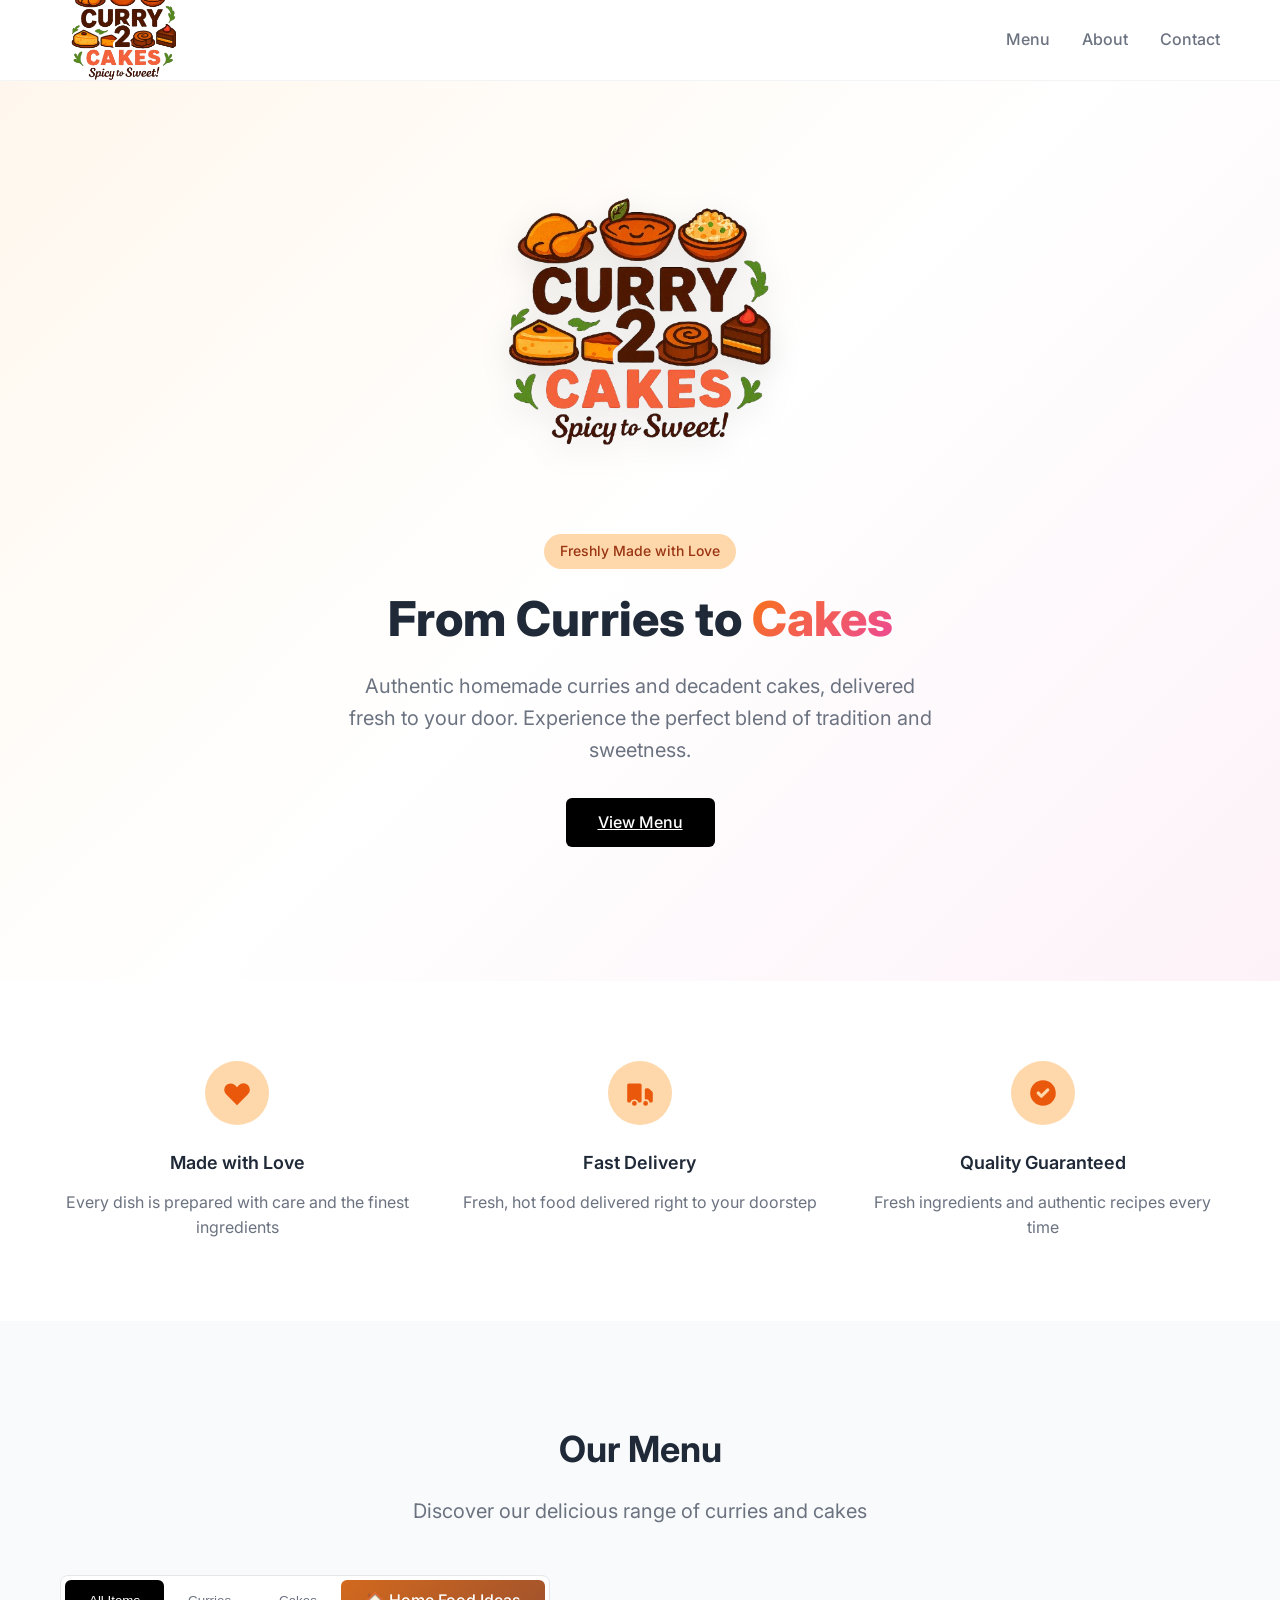
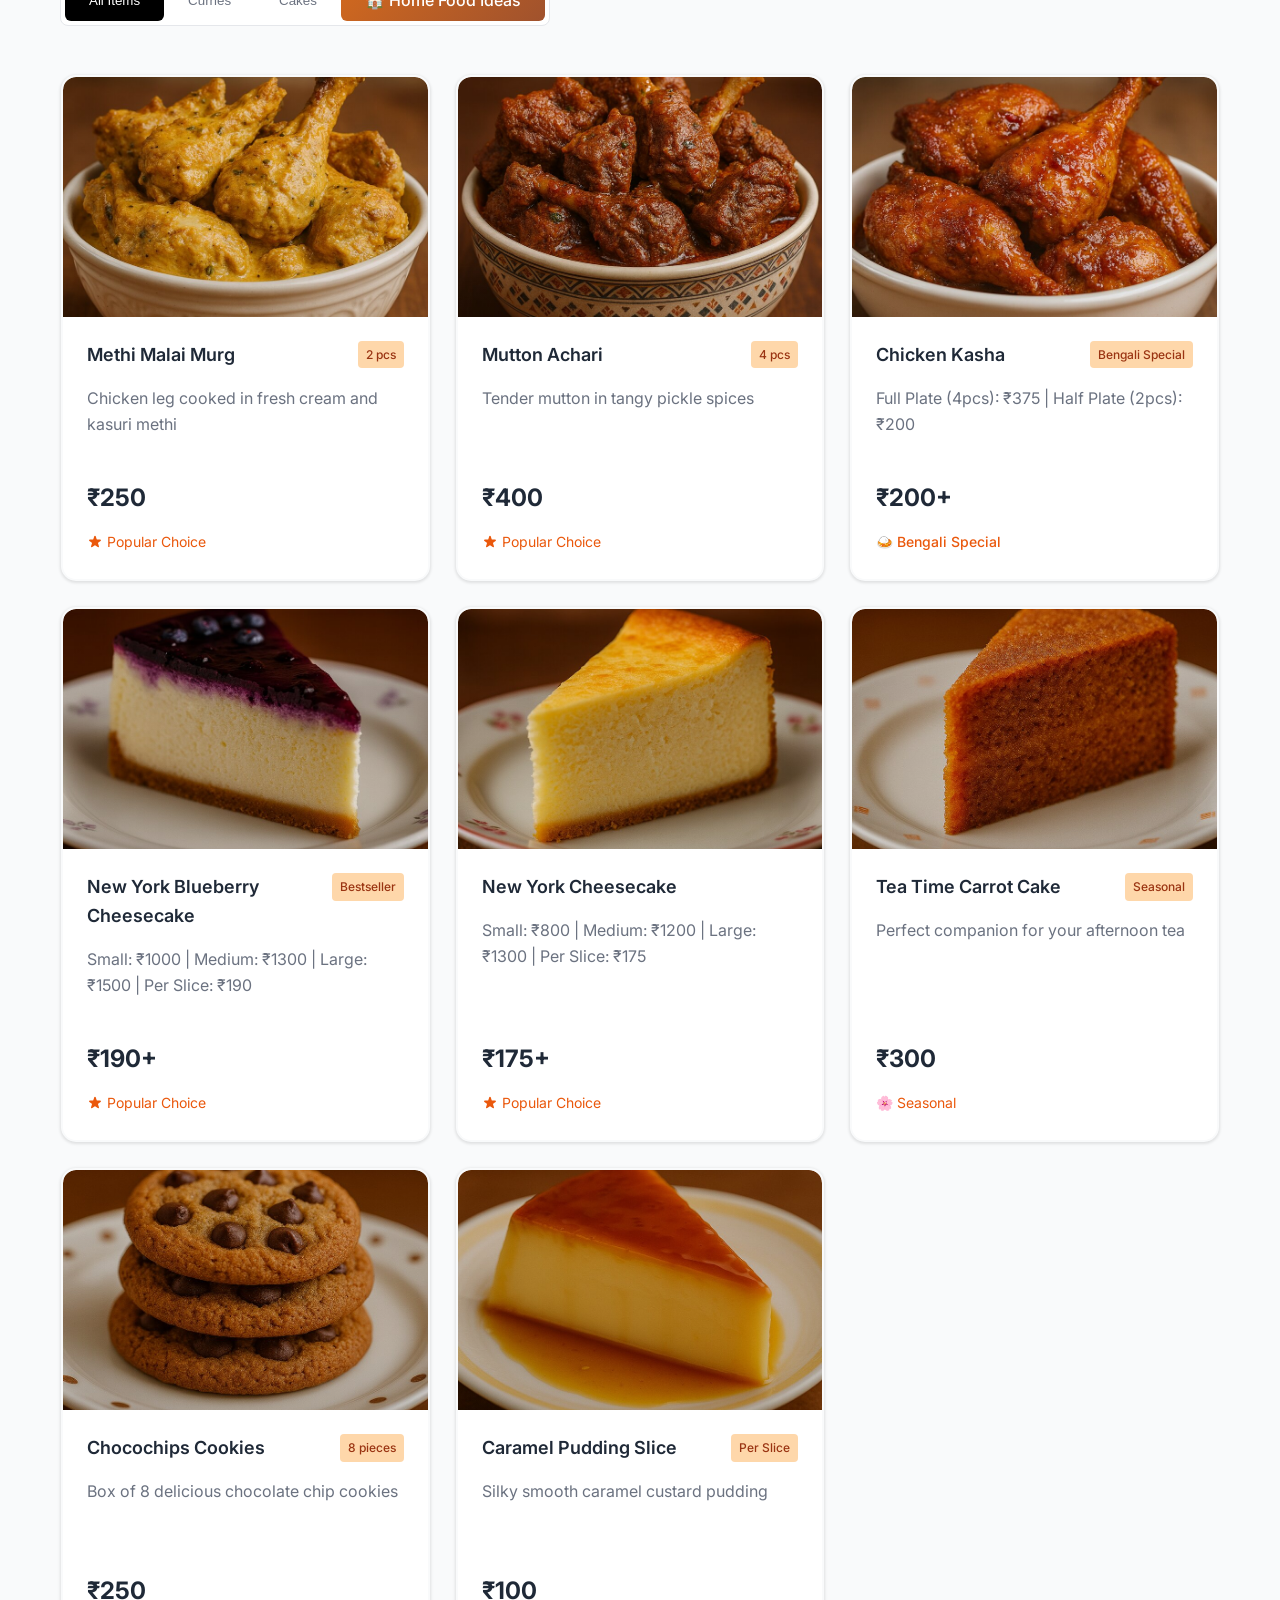
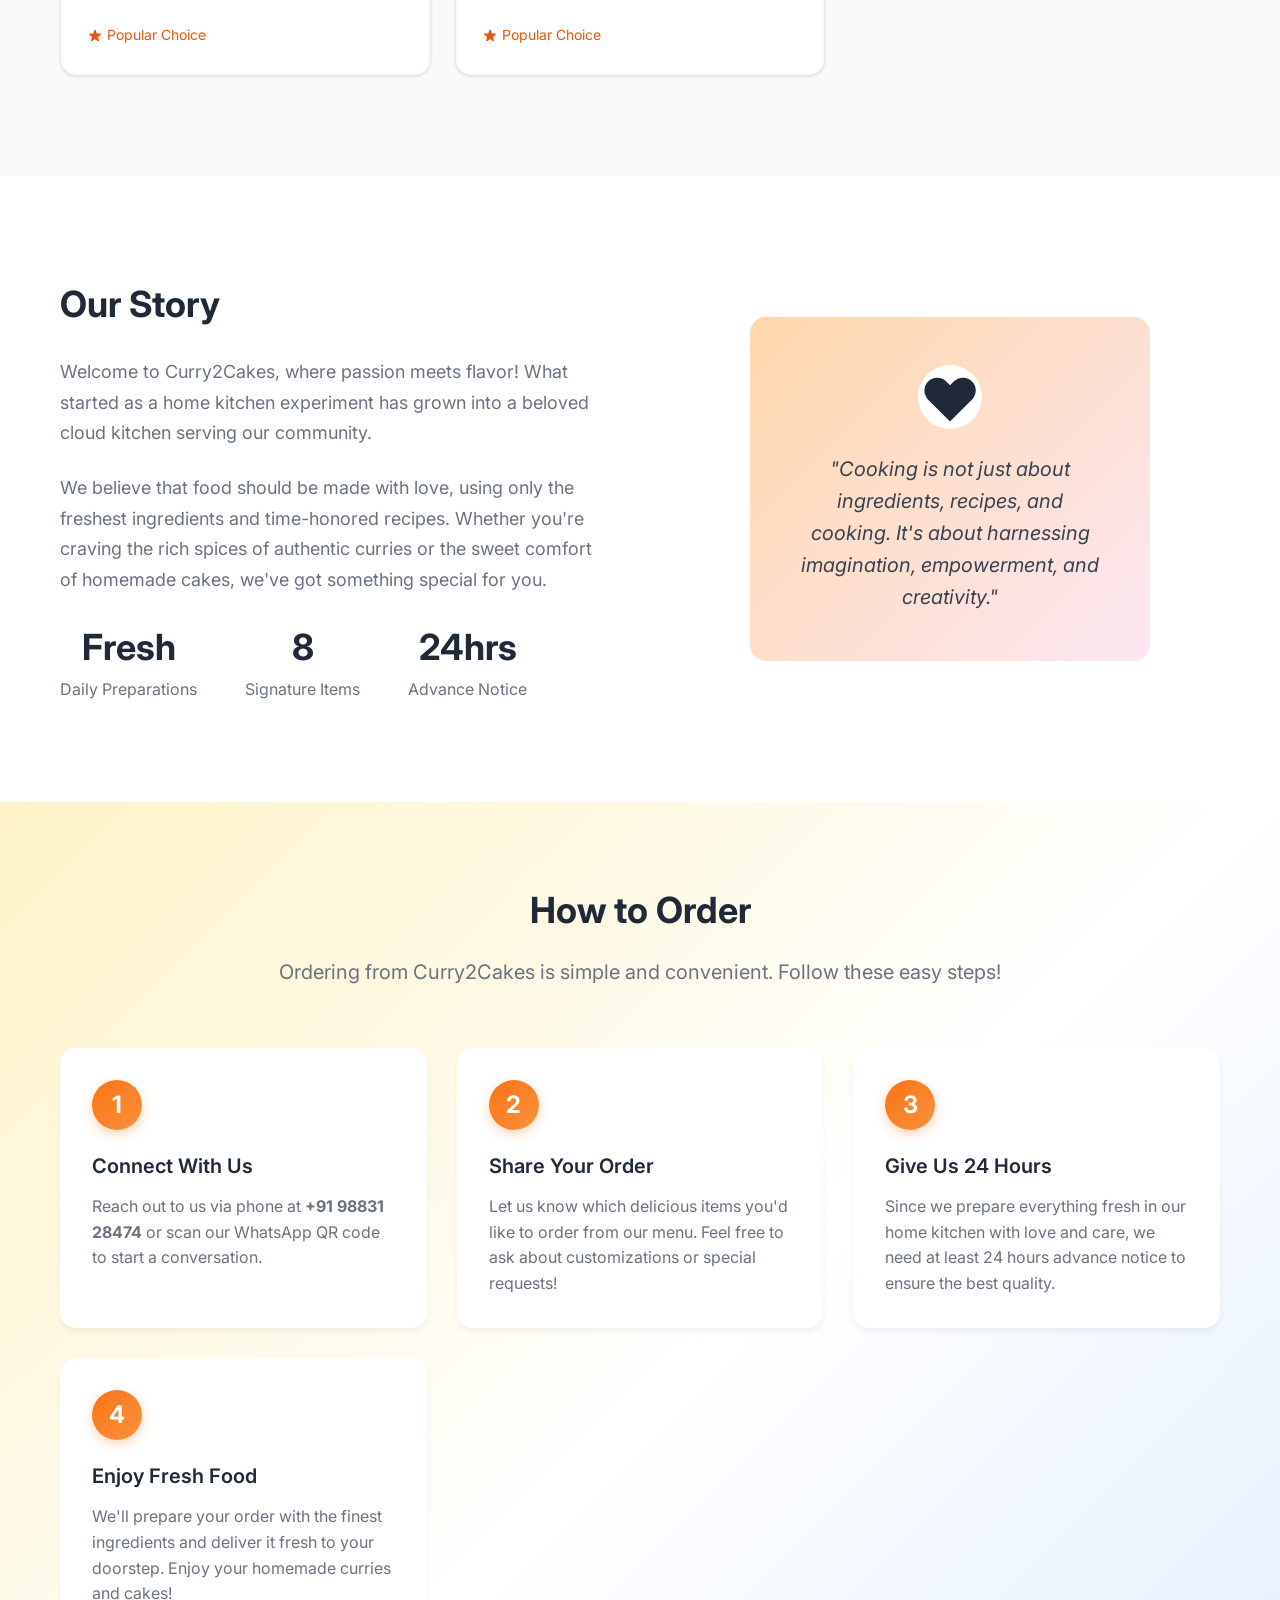
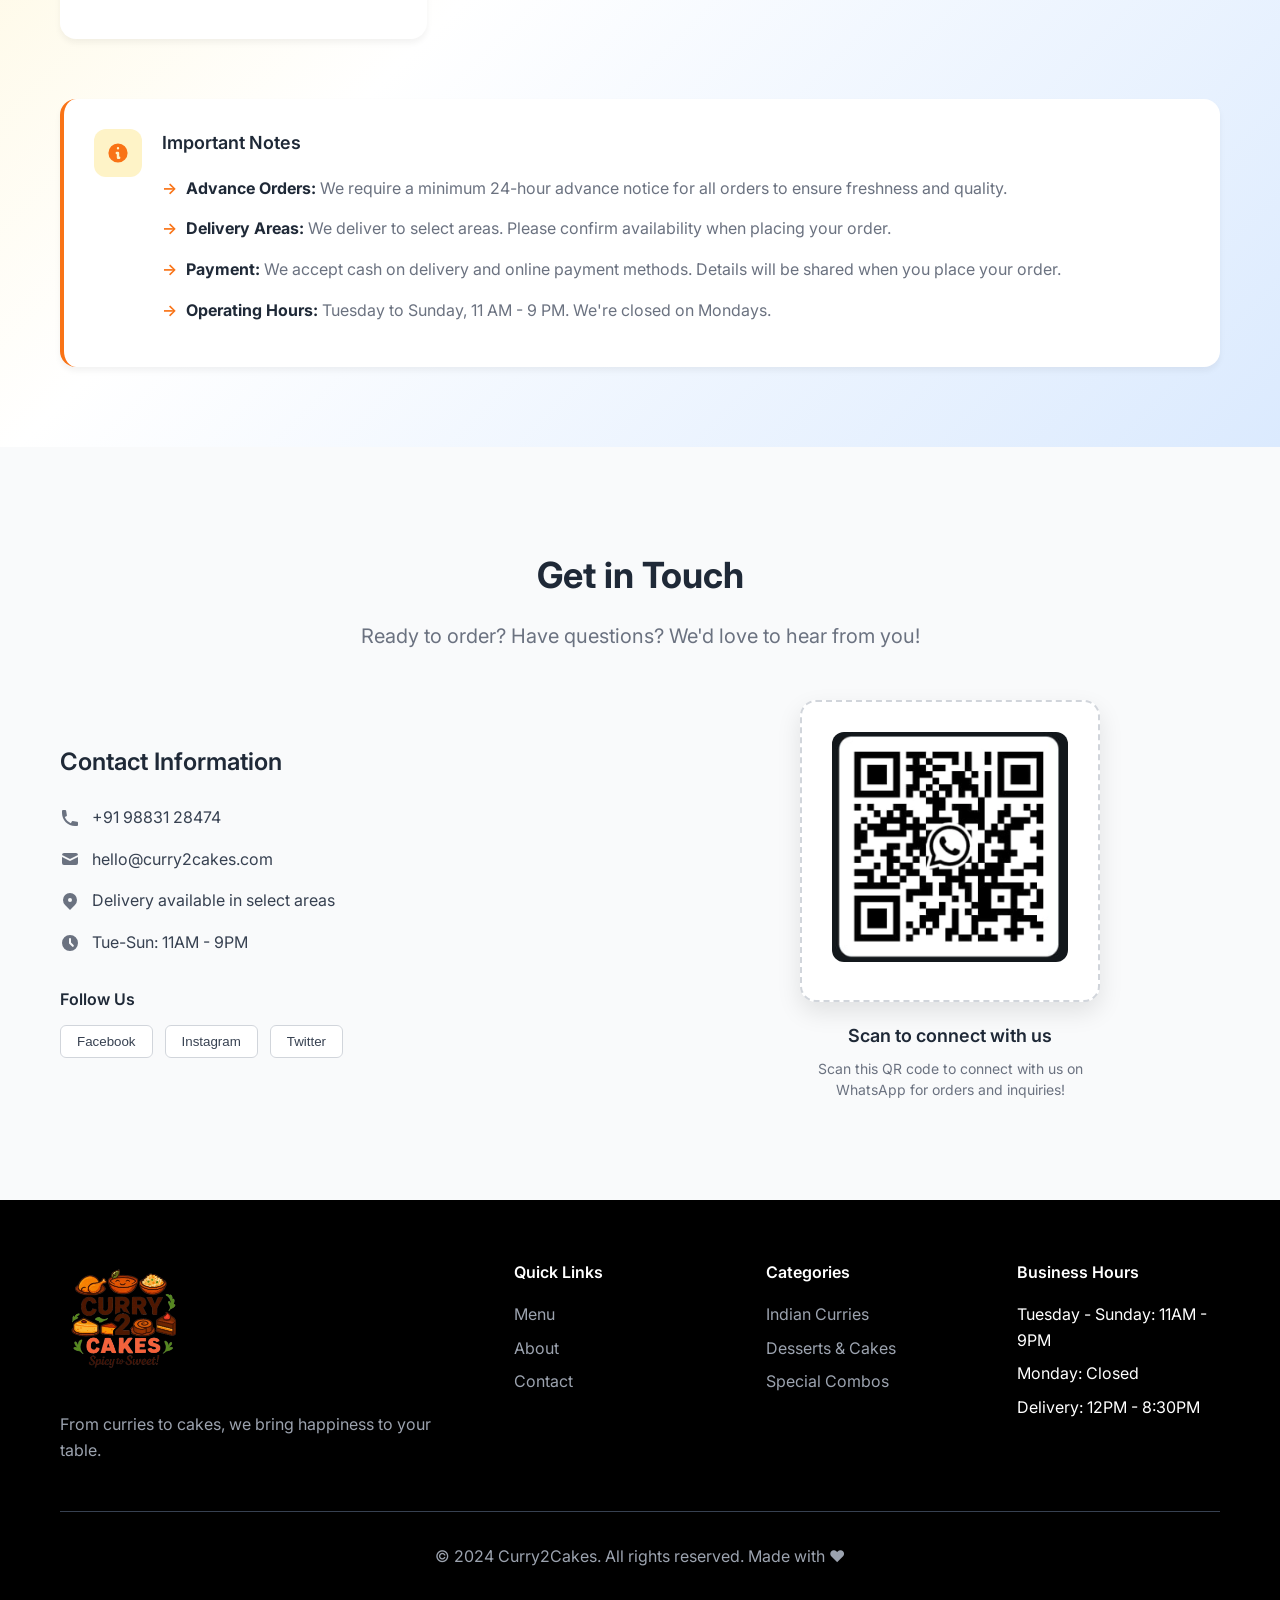
<file: index.html>
<!DOCTYPE html>
<html lang="en">
<head>
    <!-- Google tag (gtag.js) -->
    <script async src="https://www.googletagmanager.com/gtag/js?id=G-EH6N2HGMCW"></script>
    <script>
      window.dataLayer = window.dataLayer || [];
      function gtag(){dataLayer.push(arguments);}
      gtag('js', new Date());
      gtag('config', 'G-EH6N2HGMCW');
    </script>
    
    <meta charset="UTF-8">
    <meta name="viewport" content="width=device-width, initial-scale=1.0">
    <title>Curry2Cakes - From Curries to Cakes</title>
    <link rel="stylesheet" href="style.css">
    <link rel="preconnect" href="https://fonts.googleapis.com">
    <link rel="preconnect" href="https://fonts.gstatic.com" crossorigin>
    <link href="https://fonts.googleapis.com/css2?family=Inter:wght@300;400;500;600;700;800&display=swap" rel="stylesheet">
</head>
<body>
    <!-- Navigation -->
    <nav class="navbar">
        <div class="nav-container">
            <div class="nav-logo">
                <img src="logo.png" alt="Curry2Cakes Logo" class="logo-img">
            </div>
            <div class="nav-menu">
                <a href="#menu" class="nav-link">Menu</a>
                <a href="#about" class="nav-link">About</a>
                <a href="#contact" class="nav-link">Contact</a>
            </div>
            <div class="hamburger">
                <span></span>
                <span></span>
                <span></span>
            </div>
        </div>
    </nav>

    <!-- Hero Section -->
    <section class="hero">
        <div class="hero-background"></div>
        <div class="hero-container">
            <div class="hero-content">
                <div class="hero-logo">
                    <img src="logo.png" alt="Curry2Cakes Logo" class="hero-logo-img">
                </div>
                <div class="hero-badge">Freshly Made with Love</div>
                <h1 class="hero-title">
                    From Curries to <span class="gradient-text">Cakes</span>
                </h1>
                <p class="hero-description">
                    Authentic homemade curries and decadent cakes, delivered fresh to your door. 
                    Experience the perfect blend of tradition and sweetness.
                </p>
                <div class="hero-buttons">
                    <a href="#menu" class="btn btn-primary">View Menu</a>
                </div>
            </div>
        </div>
    </section>

    <!-- Features Section -->
    <section class="features">
        <div class="container">
            <div class="features-grid">
                <div class="feature-card">
                    <div class="feature-icon">
                        <svg class="icon" fill="currentColor" viewBox="0 0 20 20">
                            <path fill-rule="evenodd" d="M3.172 5.172a4 4 0 015.656 0L10 6.343l1.172-1.171a4 4 0 115.656 5.656L10 17.657l-6.828-6.829a4 4 0 010-5.656z" clip-rule="evenodd"/>
                        </svg>
                    </div>
                    <h3>Made with Love</h3>
                    <p>Every dish is prepared with care and the finest ingredients</p>
                </div>
                <div class="feature-card">
                    <div class="feature-icon">
                        <svg class="icon" fill="currentColor" viewBox="0 0 20 20">
                            <path d="M8 16.5a1.5 1.5 0 11-3 0 1.5 1.5 0 013 0zM15 16.5a1.5 1.5 0 11-3 0 1.5 1.5 0 013 0z"/>
                            <path d="M3 4a1 1 0 00-1 1v10a1 1 0 001 1h1.05a2.5 2.5 0 014.9 0H10a1 1 0 001-1V5a1 1 0 00-1-1H3zM14 7a1 1 0 00-1 1v6.05A2.5 2.5 0 0115.95 16H17a1 1 0 001-1v-5a1 1 0 00-.293-.707l-2-2A1 1 0 0015 7h-1z"/>
                        </svg>
                    </div>
                    <h3>Fast Delivery</h3>
                    <p>Fresh, hot food delivered right to your doorstep</p>
                </div>
                <div class="feature-card">
                    <div class="feature-icon">
                        <svg class="icon" fill="currentColor" viewBox="0 0 20 20">
                            <path fill-rule="evenodd" d="M10 18a8 8 0 100-16 8 8 0 000 16zm3.707-9.293a1 1 0 00-1.414-1.414L9 10.586 7.707 9.293a1 1 0 00-1.414 1.414l2 2a1 1 0 001.414 0l4-4z" clip-rule="evenodd"/>
                        </svg>
                    </div>
                    <h3>Quality Guaranteed</h3>
                    <p>Fresh ingredients and authentic recipes every time</p>
                </div>
            </div>
        </div>
    </section>

    <!-- Menu Section -->
    <section id="menu" class="menu">
        <div class="container">
            <div class="section-header">
                <h2>Our Menu</h2>
                <p>Discover our delicious range of curries and cakes</p>
            </div>
            
            <div class="category-filter">
                <button class="category-btn active" data-category="all">All Items</button>
                <button class="category-btn" data-category="curries">Curries</button>
                <button class="category-btn" data-category="cakes">Cakes</button>
                <a href="home-food-ideas.html" class="category-btn" style="background: linear-gradient(135deg, #D2691E 0%, #A0522D 100%); color: white; text-decoration: none; display: inline-flex; align-items: center; gap: 8px;">🏠 Home Food Ideas</a>
            </div>

            <div class="menu-grid" id="menuGrid">
                <!-- Menu items will be dynamically inserted here -->
            </div>
        </div>
    </section>

    <!-- About Section -->
    <section id="about" class="about">
        <div class="container">
            <div class="about-grid">
                <div class="about-content">
                    <h2>Our Story</h2>
                    <p>
                        Welcome to Curry2Cakes, where passion meets flavor! What started as a home kitchen 
                        experiment has grown into a beloved cloud kitchen serving our community.
                    </p>
                    <p>
                        We believe that food should be made with love, using only the freshest ingredients 
                        and time-honored recipes. Whether you're craving the rich spices of authentic curries 
                        or the sweet comfort of homemade cakes, we've got something special for you.
                    </p>
                    <div class="stats">
                        <div class="stat">
                            <div class="stat-number">Fresh</div>
                            <div class="stat-label">Daily Preparations</div>
                        </div>
                        <div class="stat">
                            <div class="stat-number" id="menuItemCount">6</div>
                            <div class="stat-label">Signature Items</div>
                        </div>
                        <div class="stat">
                            <div class="stat-number">24hrs</div>
                            <div class="stat-label">Advance Notice</div>
                        </div>
                    </div>
                </div>
                <div class="about-visual">
                    <div class="quote-card">
                        <div class="quote-icon">
                            <svg fill="currentColor" viewBox="0 0 20 20">
                                <path fill-rule="evenodd" d="M3.172 5.172a4 4 0 015.656 0L10 6.343l1.172-1.171a4 4 0 115.656 5.656L10 17.657l-6.828-6.829a4 4 0 010-5.656z" clip-rule="evenodd"/>
                            </svg>
                        </div>
                        <p class="quote">
                            "Cooking is not just about ingredients, recipes, and cooking. 
                            It's about harnessing imagination, empowerment, and creativity."
                        </p>
                    </div>
                </div>
            </div>
        </div>
    </section>

    <!-- How to Order Section -->
    <section id="how-to-order" class="how-to-order">
        <div class="container">
            <div class="section-header">
                <h2>How to Order</h2>
                <p>Ordering from Curry2Cakes is simple and convenient. Follow these easy steps!</p>
            </div>

            <div class="order-steps">
                <div class="step-card">
                    <div class="step-number">1</div>
                    <div class="step-content">
                        <h3>Connect With Us</h3>
                        <p>Reach out to us via phone at <strong>+91 98831 28474</strong> or scan our WhatsApp QR code to start a conversation.</p>
                    </div>
                </div>

                <div class="step-card">
                    <div class="step-number">2</div>
                    <div class="step-content">
                        <h3>Share Your Order</h3>
                        <p>Let us know which delicious items you'd like to order from our menu. Feel free to ask about customizations or special requests!</p>
                    </div>
                </div>

                <div class="step-card">
                    <div class="step-number">3</div>
                    <div class="step-content">
                        <h3>Give Us 24 Hours</h3>
                        <p>Since we prepare everything fresh in our home kitchen with love and care, we need at least 24 hours advance notice to ensure the best quality.</p>
                    </div>
                </div>

                <div class="step-card">
                    <div class="step-number">4</div>
                    <div class="step-content">
                        <h3>Enjoy Fresh Food</h3>
                        <p>We'll prepare your order with the finest ingredients and deliver it fresh to your doorstep. Enjoy your homemade curries and cakes!</p>
                    </div>
                </div>
            </div>

            <div class="order-note">
                <div class="note-icon">
                    <svg fill="currentColor" viewBox="0 0 20 20" width="24" height="24">
                        <path fill-rule="evenodd" d="M18 10a8 8 0 11-16 0 8 8 0 0116 0zm-7-4a1 1 0 11-2 0 1 1 0 012 0zM9 9a1 1 0 000 2v3a1 1 0 001 1h1a1 1 0 100-2v-3a1 1 0 00-1-1H9z" clip-rule="evenodd"/>
                    </svg>
                </div>
                <div class="note-content">
                    <h4>Important Notes</h4>
                    <ul>
                        <li><strong>Advance Orders:</strong> We require a minimum 24-hour advance notice for all orders to ensure freshness and quality.</li>
                        <li><strong>Delivery Areas:</strong> We deliver to select areas. Please confirm availability when placing your order.</li>
                        <li><strong>Payment:</strong> We accept cash on delivery and online payment methods. Details will be shared when you place your order.</li>
                        <li><strong>Operating Hours:</strong> Tuesday to Sunday, 11 AM - 9 PM. We're closed on Mondays.</li>
                    </ul>
                </div>
            </div>
        </div>
    </section>

    <!-- Contact Section -->
    <section id="contact" class="contact">
        <div class="container">
            <div class="section-header">
                <h2>Get in Touch</h2>
                <p>Ready to order? Have questions? We'd love to hear from you!</p>
            </div>

            <div class="contact-grid">
                <div class="contact-info">
                    <h3>Contact Information</h3>
                    <div class="info-list">
                        <div class="info-item">
                            <svg class="info-icon" fill="currentColor" viewBox="0 0 20 20">
                                <path d="M2 3a1 1 0 011-1h2.153a1 1 0 01.986.836l.74 4.435a1 1 0 01-.54 1.06l-1.548.773a11.037 11.037 0 006.105 6.105l.774-1.548a1 1 0 011.059-.54l4.435.74a1 1 0 01.836.986V17a1 1 0 01-1 1h-2C7.82 18 2 12.18 2 5V3z"/>
                            </svg>
                            <span>+91 98831 28474</span>
                        </div>
                        <div class="info-item">
                            <svg class="info-icon" fill="currentColor" viewBox="0 0 20 20">
                                <path d="M2.003 5.884L10 9.882l7.997-3.998A2 2 0 0016 4H4a2 2 0 00-1.997 1.884z"/>
                                <path d="M18 8.118l-8 4-8-4V14a2 2 0 002 2h12a2 2 0 002-2V8.118z"/>
                            </svg>
                            <span>hello@curry2cakes.com</span>
                        </div>
                        <div class="info-item">
                            <svg class="info-icon" fill="currentColor" viewBox="0 0 20 20">
                                <path fill-rule="evenodd" d="M5.05 4.05a7 7 0 119.9 9.9L10 18.9l-4.95-4.95a7 7 0 010-9.9zM10 11a2 2 0 100-4 2 2 0 000 4z" clip-rule="evenodd"/>
                            </svg>
                            <span>Delivery available in select areas</span>
                        </div>
                        <div class="info-item">
                            <svg class="info-icon" fill="currentColor" viewBox="0 0 20 20">
                                <path fill-rule="evenodd" d="M10 18a8 8 0 100-16 8 8 0 000 16zm1-12a1 1 0 10-2 0v4a1 1 0 00.293.707l2.828 2.829a1 1 0 101.415-1.415L11 9.586V6z" clip-rule="evenodd"/>
                            </svg>
                            <span>Tue-Sun: 11AM - 9PM</span>
                        </div>
                    </div>
                    <div class="social-links">
                        <h4>Follow Us</h4>
                        <div class="social-buttons">
                            <button class="social-btn">Facebook</button>
                            <button class="social-btn">Instagram</button>
                            <button class="social-btn">Twitter</button>
                        </div>
                    </div>
                </div>

                <div class="qr-section">
                    <div class="qr-container">
                        <div class="qr-placeholder">
                            <img src="qr-code.png" alt="Curry2Cakes WhatsApp QR Code" class="qr-code-img" style="width: 100%; max-width: 300px; height: auto; border-radius: 12px;">
                        </div>
                        <p class="qr-text">Scan to connect with us</p>
                        <p class="qr-description">Scan this QR code to connect with us on WhatsApp for orders and inquiries!</p>
                    </div>
                </div>
            </div>
        </div>
    </section>

    <!-- Footer -->
    <footer class="footer">
        <div class="container">
            <div class="footer-grid">
                <div class="footer-brand">
                    <div class="footer-logo">
                        <img src="logo.png" alt="Curry2Cakes Logo" class="footer-logo-img">
                    </div>
                    <p>From curries to cakes, we bring happiness to your table.</p>
                </div>
                <div class="footer-column">
                    <h4>Quick Links</h4>
                    <ul>
                        <li><a href="#menu">Menu</a></li>
                        <li><a href="#about">About</a></li>
                        <li><a href="#contact">Contact</a></li>
                    </ul>
                </div>
                <div class="footer-column">
                    <h4>Categories</h4>
                    <ul>
                        <li><a href="#">Indian Curries</a></li>
                        <li><a href="#">Desserts & Cakes</a></li>
                        <li><a href="#">Special Combos</a></li>
                    </ul>
                </div>
                <div class="footer-column">
                    <h4>Business Hours</h4>
                    <ul>
                        <li>Tuesday - Sunday: 11AM - 9PM</li>
                        <li>Monday: Closed</li>
                        <li>Delivery: 12PM - 8:30PM</li>
                    </ul>
                </div>
            </div>
            <div class="footer-bottom">
                <p>&copy; 2024 Curry2Cakes. All rights reserved. Made with ❤️</p>
            </div>
        </div>
    </footer>

    <script src="script.js"></script>
</body>
</html>
</file>
<file: style.css>
/* Reset and Base Styles */
* {
    margin: 0;
    padding: 0;
    box-sizing: border-box;
}

body {
    font-family: 'Inter', -apple-system, BlinkMacSystemFont, 'Segoe UI', Roboto, sans-serif;
    line-height: 1.6;
    color: #1f2937;
    background-color: #ffffff;
    overflow-x: hidden;
}

.container {
    max-width: 1200px;
    margin: 0 auto;
    padding: 0 20px;
}

/* Navigation */
.navbar {
    position: sticky;
    top: 0;
    z-index: 50;
    background: rgba(255, 255, 255, 0.95);
    backdrop-filter: blur(10px);
    border-bottom: 1px solid #f3f4f6;
}

.nav-container {
    max-width: 1200px;
    margin: 0 auto;
    padding: 0 20px;
    display: flex;
    justify-content: space-between;
    align-items: center;
    height: 80px; /* Increased from 64px to accommodate bigger logo */
}

.nav-logo .logo-img {
    height: 128px; /* Changed from 64px (2x bigger) */
    width: auto;
    object-fit: contain;
}

.nav-menu {
    display: flex;
    align-items: center;
    gap: 32px;
}

.nav-link {
    text-decoration: none;
    color: #6b7280;
    font-weight: 500;
    transition: color 0.3s ease;
}

.nav-link:hover {
    color: #1f2937;
}

.hamburger {
    display: none;
    flex-direction: column;
    cursor: pointer;
}

.hamburger span {
    width: 25px;
    height: 3px;
    background: #1f2937;
    margin: 3px 0;
    transition: 0.3s;
}

/* Hero Section */
.hero {
    position: relative;
    overflow: hidden;
    padding: 80px 20px 120px;
    min-height: 100vh;
    display: flex;
    align-items: center;
}

.hero-background {
    position: absolute;
    top: 0;
    left: 0;
    right: 0;
    bottom: 0;
    background: linear-gradient(135deg, #fff7ed 0%, #ffffff 50%, #fdf2f8 100%);
    z-index: -1;
    transform: translateZ(0);
}

.hero-container {
    max-width: 1200px;
    margin: 0 auto;
    text-align: center;
    width: 100%;
}

.hero-logo {
    margin-bottom: 32px;
}

.hero-logo-img {
    height: 320px; /* Changed from 160px (2x bigger) */
    width: auto;
    object-fit: contain;
    filter: drop-shadow(0 10px 15px rgba(0, 0, 0, 0.1));
}

.hero-badge {
    display: inline-block;
    background: #fed7aa;
    color: #9a3412;
    padding: 6px 16px;
    border-radius: 20px;
    font-size: 14px;
    font-weight: 500;
    margin-bottom: 24px;
}

.hero-title {
    font-size: 48px;
    font-weight: 800;
    margin-bottom: 24px;
    line-height: 1.1;
}

.gradient-text {
    background: linear-gradient(135deg, #f97316 0%, #ec4899 100%);
    -webkit-background-clip: text;
    -webkit-text-fill-color: transparent;
    background-clip: text;
}

.hero-description {
    font-size: 20px;
    color: #6b7280;
    margin-bottom: 32px;
    max-width: 600px;
    margin-left: auto;
    margin-right: auto;
}

.hero-buttons {
    display: flex;
    gap: 16px;
    justify-content: center;
    flex-wrap: wrap;
}

.btn {
    padding: 12px 32px;
    border-radius: 6px;
    font-weight: 500;
    cursor: pointer;
    transition: all 0.3s ease;
    border: none;
    font-size: 16px;
    position: relative;
    overflow: hidden;
}

.btn-primary {
    background: #000;
    color: white;
}

.btn-primary:hover {
    background: #374151;
    transform: translateY(-2px);
    box-shadow: 0 10px 20px rgba(0, 0, 0, 0.1);
}

.full-width {
    width: 100%;
}

/* Features Section */
.features {
    padding: 80px 20px;
    background: white;
    position: relative;
    z-index: 1;
}

.features-grid {
    display: grid;
    grid-template-columns: repeat(auto-fit, minmax(300px, 1fr));
    gap: 48px;
}

.feature-card {
    text-align: center;
}

.feature-icon {
    width: 64px;
    height: 64px;
    background: #fed7aa;
    border-radius: 50%;
    display: flex;
    align-items: center;
    justify-content: center;
    margin: 0 auto 24px;
}

.feature-icon .icon {
    width: 32px;
    height: 32px;
    color: #ea580c;
}

.feature-card h3 {
    font-size: 18px;
    font-weight: 600;
    margin-bottom: 12px;
    color: #1f2937;
}

.feature-card p {
    color: #6b7280;
    line-height: 1.6;
}

/* Menu Section */
.menu {
    padding: 100px 20px;
    background: #f9fafb;
    position: relative;
    z-index: 1;
}

.section-header {
    text-align: center;
    margin-bottom: 48px;
}

.section-header h2 {
    font-size: 36px;
    font-weight: 700;
    margin-bottom: 16px;
    color: #1f2937;
}

.section-header p {
    font-size: 20px;
    color: #6b7280;
}

.category-filter {
    display: flex;
    justify-content: center;
    margin-bottom: 48px;
}

.category-filter {
    display: inline-flex;
    background: white;
    border: 1px solid #e5e7eb;
    border-radius: 8px;
    padding: 4px;
}

.category-btn {
    padding: 8px 24px;
    border: none;
    background: transparent;
    color: #6b7280;
    font-weight: 500;
    cursor: pointer;
    border-radius: 6px;
    transition: all 0.3s ease;
}

.category-btn.active,
.category-btn:hover {
    background: #000;
    color: white;
}

.menu-grid {
    display: grid;
    grid-template-columns: repeat(auto-fit, minmax(350px, 1fr));
    gap: 24px;
}

.menu-item {
    background: white;
    border-radius: 16px;
    padding: 0;
    box-shadow: 0 1px 3px rgba(0, 0, 0, 0.1);
    transition: all 0.3s ease;
    position: relative;
    overflow: hidden;
    border: 3px solid transparent;
    background-clip: padding-box;
    display: flex;
    flex-direction: column;
}

.menu-item:hover {
    box-shadow: 0 12px 24px rgba(249, 115, 22, 0.15);
    transform: translateY(-4px);
    border-color: #f97316;
}

.menu-item-image {
    width: 100%;
    height: 240px;
    overflow: hidden;
    position: relative;
    border-radius: 13px 13px 0 0;
    background: linear-gradient(135deg, #fef3c7 0%, #fed7aa 100%);
}

.menu-item-image::before {
    content: '';
    position: absolute;
    top: 0;
    left: 0;
    right: 0;
    bottom: 0;
    background: linear-gradient(to bottom, transparent 0%, rgba(0,0,0,0.05) 100%);
    z-index: 1;
    pointer-events: none;
}

.menu-item-image img {
    width: 100%;
    height: 100%;
    object-fit: cover;
    transition: transform 0.5s ease;
}

.menu-item:hover .menu-item-image img {
    transform: scale(1.08);
}

.menu-item-content {
    padding: 24px;
}

.menu-item-header {
    display: flex;
    justify-content: space-between;
    align-items: flex-start;
    margin-bottom: 16px;
    padding: 0 24px;
    padding-top: 24px;
}

.menu-item h3 {
    font-size: 18px;
    font-weight: 600;
    color: #1f2937;
}

.menu-badge {
    background: #fed7aa;
    color: #9a3412;
    padding: 4px 8px;
    border-radius: 4px;
    font-size: 12px;
    font-weight: 500;
}

.menu-item-description {
    color: #6b7280;
    margin-bottom: 16px;
    line-height: 1.6;
    padding: 0 24px;
    min-height: 77px;
}

.menu-item-footer {
    display: flex;
    justify-content: space-between;
    align-items: center;
    padding: 0 24px;
    margin-top: auto;
}

.menu-price {
    font-size: 24px;
    font-weight: 700;
    color: #1f2937;
}

.menu-item-meta {
    display: flex;
    align-items: center;
    margin-top: 12px;
    margin-bottom: 24px;
    font-size: 14px;
    padding: 0 24px;
    min-height: 26px;
}

.popular {
    color: #ea580c;
}

.seasonal {
    color: #ea580c;
}

.vegetarian {
    color: #16a34a;
}

.menu-item-meta .icon {
    width: 16px;
    height: 16px;
    margin-right: 4px;
}

/* About Section */
.about {
    padding: 100px 20px;
    background: white;
    position: relative;
    z-index: 1;
}

.about-grid {
    display: grid;
    grid-template-columns: 1fr 1fr;
    gap: 80px;
    align-items: center;
}

.about-content h2 {
    font-size: 36px;
    font-weight: 700;
    margin-bottom: 24px;
    color: #1f2937;
}

.about-content p {
    font-size: 18px;
    color: #6b7280;
    margin-bottom: 24px;
    line-height: 1.7;
}

.stats {
    display: flex;
    gap: 48px;
}

.stat {
    text-align: center;
}

.stat-number {
    font-size: 36px;
    font-weight: 700;
    color: #1f2937;
}

.stat-label {
    color: #6b7280;
}

.about-visual {
    display: flex;
    justify-content: center;
}

.quote-card {
    background: linear-gradient(135deg, #fed7aa 0%, #fce7f3 100%);
    border-radius: 16px;
    padding: 48px;
    text-align: center;
    max-width: 400px;
}

.quote-icon {
    width: 64px;
    height: 64px;
    background: white;
    border-radius: 50%;
    display: flex;
    align-items: center;
    justify-content: center;
    margin: 0 auto 24px;
}

.quote-icon .icon {
    width: 32px;
    height: 32px;
    color: #ec4899;
}

.quote {
    font-size: 20px;
    color: #374151;
    font-style: italic;
    line-height: 1.6;
}

/* Contact Section */
.contact {
    padding: 100px 20px;
    background: #f9fafb;
    position: relative;
    z-index: 1;
}

.contact-grid {
    display: grid;
    grid-template-columns: 1fr 1fr;
    gap: 80px;
    align-items: center;
}

.contact-info h3 {
    font-size: 24px;
    font-weight: 600;
    margin-bottom: 24px;
    color: #1f2937;
}

.info-list {
    margin-bottom: 32px;
}

.info-item {
    display: flex;
    align-items: center;
    gap: 12px;
    margin-bottom: 16px;
    color: #374151;
}

.info-icon {
    width: 20px;
    height: 20px;
    color: #6b7280;
}

.social-links h4 {
    font-weight: 600;
    margin-bottom: 12px;
    color: #1f2937;
}

.social-buttons {
    display: flex;
    gap: 12px;
}

.social-btn {
    padding: 8px 16px;
    border: 1px solid #d1d5db;
    background: white;
    color: #374151;
    border-radius: 6px;
    cursor: pointer;
    transition: all 0.3s ease;
}

.social-btn:hover {
    background: #f9fafb;
}

/* QR Code Section */
.qr-section {
    display: flex;
    justify-content: center;
    align-items: center;
}

.qr-container {
    text-align: center;
    max-width: 300px;
}

.qr-placeholder {
    background: white;
    border-radius: 16px;
    padding: 30px;
    box-shadow: 0 10px 25px rgba(0, 0, 0, 0.1);
    margin-bottom: 20px;
    border: 2px dashed #d1d5db;
}

.qr-code {
    width: 200px;
    height: 200px;
    background: #f8fafc;
    border-radius: 8px;
    margin: 0 auto;
    position: relative;
    overflow: hidden;
}

.qr-pattern {
    position: relative;
    width: 100%;
    height: 100%;
}

.qr-corner {
    position: absolute;
    width: 40px;
    height: 40px;
    border: 4px solid #000;
}

.qr-corner.top-left {
    top: 10px;
    left: 10px;
    border-right: none;
    border-bottom: none;
}

.qr-corner.top-right {
    top: 10px;
    right: 10px;
    border-left: none;
    border-bottom: none;
}

.qr-corner.bottom-left {
    bottom: 10px;
    left: 10px;
    border-right: none;
    border-top: none;
}

.qr-dots {
    position: absolute;
    top: 60px;
    left: 60px;
    width: 80px;
    height: 80px;
    background: 
        radial-gradient(circle at 20px 20px, #000 3px, transparent 4px),
        radial-gradient(circle at 60px 20px, #000 3px, transparent 4px),
        radial-gradient(circle at 20px 60px, #000 3px, transparent 4px),
        radial-gradient(circle at 60px 60px, #000 3px, transparent 4px);
    background-size: 80px 80px;
}

.qr-text {
    font-size: 18px;
    font-weight: 600;
    color: #1f2937;
    margin-bottom: 8px;
}

.qr-description {
    font-size: 14px;
    color: #6b7280;
    line-height: 1.5;
}

/* Footer */
.footer {
    background: #000;
    color: white;
    padding: 60px 20px 40px;
    position: relative;
    z-index: 1;
}

.footer-grid {
    display: grid;
    grid-template-columns: 2fr 1fr 1fr 1fr;
    gap: 48px;
    margin-bottom: 48px;
}

.footer-brand {
    display: flex;
    flex-direction: column;
}

.footer-logo {
    margin-bottom: 16px;
}

.footer-logo-img {
    height: 128px; /* Changed from 64px (2x bigger) */
    width: auto;
    object-fit: contain;
}

.footer-brand p {
    color: #9ca3af;
    line-height: 1.6;
}

.footer-column h4 {
    font-weight: 600;
    margin-bottom: 16px;
}

.footer-column ul {
    list-style: none;
}

.footer-column ul li {
    margin-bottom: 8px;
}

.footer-column ul li a {
    color: #9ca3af;
    text-decoration: none;
    transition: color 0.3s ease;
}

.footer-column ul li a:hover {
    color: white;
}

.footer-bottom {
    border-top: 1px solid #374151;
    padding-top: 32px;
    text-align: center;
}

.footer-bottom p {
    color: #9ca3af;
}

/* Responsive Design */
@media (max-width: 768px) {
    .nav-menu {
        display: none;
    }
    
    .hamburger {
        display: flex;
    }
    
    .hero-title {
        font-size: 36px;
    }
    
    .hero-description {
        font-size: 18px;
    }
    
    .hero-logo-img {
        height: 256px; /* Changed from 128px (2x bigger) */
    }
    
    .features-grid {
        grid-template-columns: 1fr;
        gap: 32px;
    }
    
    .about-grid {
        grid-template-columns: 1fr;
        gap: 48px;
    }
    
    .contact-grid {
        grid-template-columns: 1fr;
        gap: 48px;
    }
    
    .footer-grid {
        grid-template-columns: 1fr;
        gap: 32px;
    }
    
    .stats {
        justify-content: space-around;
    }
    
    .menu-grid {
        grid-template-columns: 1fr;
    }
    
    .hero-buttons {
        flex-direction: column;
        align-items: center;
    }
    
    .btn {
        width: 100%;
        max-width: 300px;
    }
    
    .qr-container {
        max-width: 100%;
    }
}

@media (max-width: 480px) {
    .container {
        padding: 0 16px;
    }
    
    .hero {
        padding: 60px 16px 80px;
    }
    
    .features,
    .menu,
    .about,
    .contact {
        padding: 60px 16px;
    }
    
    .nav-logo .logo-img {
        height: 96px; /* Changed from 48px (2x bigger) */
    }
    
    .hero-logo-img {
        height: 224px; /* Changed from 112px (2x bigger) */
    }
    
    .footer-logo-img {
        height: 96px; /* Changed from 48px (2x bigger) */
    }
    
    .hero-title {
        font-size: 28px;
    }
    
    .section-header h2 {
        font-size: 28px;
    }
    
    .about-content h2 {
        font-size: 28px;
    }
    
    .quote-card {
        padding: 32px 24px;
    }
    
    .stats {
        gap: 24px;
    }
    
    .qr-code {
        width: 150px;
        height: 150px;
    }
    
    .qr-dots {
        top: 45px;
        left: 45px;
        width: 60px;
        height: 60px;
        background-size: 60px 60px;
    }
}

/* Enhanced Logo Responsiveness */
@media (max-width: 640px) {
    .nav-logo .logo-img {
        height: 80px; /* Changed from 40px (2x bigger) */
    }
    
    .hero-logo-img {
        height: 192px; /* Changed from 96px (2x bigger) */
    }
    
    .footer-logo-img {
        height: 80px; /* Changed from 40px (2x bigger) */
    }
}

@media (min-width: 641px) and (max-width: 1024px) {
    .nav-logo .logo-img {
        height: 112px; /* Changed from 56px (2x bigger) */
    }
    
    .hero-logo-img {
        height: 288px; /* Changed from 144px (2x bigger) */
    }
    
    .footer-logo-img {
        height: 96px; /* Changed from 48px (2x bigger) */
    }
}

/* Loading and Animation States */
.btn-loading {
    display: inline-flex;
    align-items: center;
}

.btn:disabled {
    opacity: 0.6;
    cursor: not-allowed;
}

/* Smooth Scrolling */
html {
    scroll-behavior: smooth;
}

/* Mobile Navigation */
.mobile-menu {
    position: fixed;
    top: 80px; /* Updated to match new navbar height */
    left: 0;
    right: 0;
    background: white;
    border-bottom: 1px solid #e5e7eb;
    padding: 20px;
    display: none;
    z-index: 40;
}

.mobile-menu.active {
    display: block;
}

.mobile-menu .nav-link {
    display: block;
    padding: 12px 0;
    border-bottom: 1px solid #f3f4f6;
}

/* Ripple effect styles */
@keyframes ripple {
    to {
        transform: scale(4);
        opacity: 0;
    }
}

/* Error styles for form validation */
input.error, textarea.error {
    border-color: #dc2626 !important;
    box-shadow: 0 0 0 3px rgba(220, 38, 38, 0.1) !important;
}
/* How to Order Section */
.how-to-order {
    padding: 80px 20px;
    background: linear-gradient(135deg, #fef3c7 0%, #ffffff 50%, #dbeafe 100%);
}

.order-steps {
    display: grid;
    grid-template-columns: repeat(auto-fit, minmax(280px, 1fr));
    gap: 30px;
    margin: 60px 0;
}

.step-card {
    background: white;
    padding: 30px;
    border-radius: 16px;
    box-shadow: 0 4px 6px rgba(0, 0, 0, 0.05);
    transition: all 0.3s ease;
    position: relative;
    border: 2px solid transparent;
}

.step-card:hover {
    transform: translateY(-5px);
    box-shadow: 0 12px 24px rgba(0, 0, 0, 0.1);
    border-color: #f97316;
}

.step-number {
    width: 50px;
    height: 50px;
    background: linear-gradient(135deg, #f97316 0%, #fb923c 100%);
    color: white;
    border-radius: 50%;
    display: flex;
    align-items: center;
    justify-content: center;
    font-size: 24px;
    font-weight: 700;
    margin-bottom: 20px;
    box-shadow: 0 4px 12px rgba(249, 115, 22, 0.3);
}

.step-content h3 {
    font-size: 20px;
    font-weight: 600;
    color: #1f2937;
    margin-bottom: 12px;
}

.step-content p {
    color: #6b7280;
    line-height: 1.6;
}

.order-note {
    background: white;
    border-radius: 16px;
    padding: 30px;
    margin-top: 40px;
    border-left: 4px solid #f97316;
    box-shadow: 0 4px 6px rgba(0, 0, 0, 0.05);
    display: flex;
    gap: 20px;
}

.note-icon {
    flex-shrink: 0;
    width: 48px;
    height: 48px;
    background: #fef3c7;
    border-radius: 12px;
    display: flex;
    align-items: center;
    justify-content: center;
    color: #f97316;
}

.note-content h4 {
    font-size: 18px;
    font-weight: 600;
    color: #1f2937;
    margin-bottom: 16px;
}

.note-content ul {
    list-style: none;
    padding: 0;
    margin: 0;
}

.note-content ul li {
    color: #6b7280;
    line-height: 1.8;
    margin-bottom: 12px;
    padding-left: 24px;
    position: relative;
}

.note-content ul li:before {
    content: "→";
    position: absolute;
    left: 0;
    color: #f97316;
    font-weight: 600;
}

.note-content ul li strong {
    color: #1f2937;
}

/* Responsive Design for How to Order */
@media (max-width: 768px) {
    .order-steps {
        grid-template-columns: 1fr;
        gap: 20px;
    }
    
    .order-note {
        flex-direction: column;
    }
    
    .note-icon {
        align-self: flex-start;
    }
}


/* Menu Item Modal Popup */
.menu-modal {
    position: fixed;
    top: 0;
    left: 0;
    width: 100%;
    height: 100%;
    z-index: 10000;
    opacity: 0;
    transition: opacity 0.3s ease;
}

.menu-modal.active {
    opacity: 1;
}

.menu-modal-overlay {
    position: absolute;
    top: 0;
    left: 0;
    width: 100%;
    height: 100%;
    background: rgba(0, 0, 0, 0.8);
    backdrop-filter: blur(5px);
}

.menu-modal-content {
    position: relative;
    max-width: 900px;
    max-height: 90vh;
    margin: 5vh auto;
    background: white;
    border-radius: 20px;
    overflow: hidden;
    box-shadow: 0 20px 60px rgba(0, 0, 0, 0.3);
    animation: slideUp 0.3s ease;
}

@keyframes slideUp {
    from {
        transform: translateY(50px);
        opacity: 0;
    }
    to {
        transform: translateY(0);
        opacity: 1;
    }
}

.menu-modal-close {
    position: absolute;
    top: 20px;
    right: 20px;
    width: 40px;
    height: 40px;
    border: none;
    background: rgba(255, 255, 255, 0.9);
    border-radius: 50%;
    font-size: 24px;
    cursor: pointer;
    z-index: 10;
    display: flex;
    align-items: center;
    justify-content: center;
    transition: all 0.3s ease;
    box-shadow: 0 2px 10px rgba(0, 0, 0, 0.1);
}

.menu-modal-close:hover {
    background: #f97316;
    color: white;
    transform: rotate(90deg);
}

.menu-modal-body {
    display: flex;
    flex-direction: column;
    max-height: 90vh;
    overflow-y: auto;
}

.menu-modal-image {
    position: relative;
    width: 100%;
    height: fit-content;
}

.menu-modal-image img {
    width: 100%;
    height: 400px;
    object-fit: cover;
    display: block;
}

.menu-modal-details {
    padding: 40px;
    background: white;
}

.menu-modal-details h2 {
    font-size: 32px;
    font-weight: 700;
    color: #1a1a1a;
    margin-bottom: 10px;
}

.menu-modal-price {
    font-size: 28px;
    font-weight: 700;
    color: #f97316;
    margin-bottom: 30px;
}

.menu-modal-section {
    margin-bottom: 30px;
}

.menu-modal-section h3 {
    font-size: 18px;
    font-weight: 600;
    color: #1a1a1a;
    margin-bottom: 12px;
    display: flex;
    align-items: center;
    gap: 8px;
}

.menu-modal-section p {
    font-size: 15px;
    line-height: 1.7;
    color: #666;
}

.menu-modal-pairings {
    display: flex;
    flex-wrap: wrap;
    gap: 10px;
}

.pairing-tag {
    display: inline-block;
    padding: 8px 16px;
    background: linear-gradient(135deg, #fef3c7 0%, #fde68a 100%);
    border-radius: 20px;
    font-size: 14px;
    font-weight: 500;
    color: #92400e;
}

.fun-fact {
    background: linear-gradient(135deg, #dbeafe 0%, #bfdbfe 100%);
    padding: 20px;
    border-radius: 12px;
    border-left: 4px solid #3b82f6;
}

.fun-fact h3 {
    color: #1e40af;
}

.fun-fact p {
    color: #1e3a8a;
    margin: 0;
}

.menu-modal-actions {
    display: flex;
    gap: 12px;
    margin-top: 30px;
}

.btn-order {
    flex: 1;
    text-align: center;
    text-decoration: none;
    display: inline-block;
}

.btn-secondary {
    background: #e5e7eb;
    color: #374151;
}

.btn-secondary:hover {
    background: #d1d5db;
}

/* Responsive Modal */
@media (max-width: 768px) {
    .menu-modal {
        height: 100vh;
        height: 100dvh; /* Dynamic viewport height for mobile */
    }
    
    .menu-modal-overlay {
        height: 100vh;
        height: 100dvh;
    }
    
    .menu-modal-content {
        margin: 0;
        max-height: 100vh;
        max-height: 100dvh;
        height: 100vh;
        height: 100dvh;
        border-radius: 0;
        display: flex;
        flex-direction: column;
    }
    
    .menu-modal-body {
        grid-template-columns: 1fr;
        max-height: 100%;
        flex: 1;
        display: flex;
        flex-direction: column;
    }
    
    .menu-modal-image {
        position: relative;
    }
    
    .menu-modal-image img {
        height: 300px;
    }
    
    .menu-modal-details {
        padding: 30px 20px;
        flex: 1;
        overflow-y: auto;
        background: white;
    }
    
    .menu-modal-details h2 {
        font-size: 24px;
    }
    
    .menu-modal-price {
        font-size: 22px;
    }
    
    .menu-modal-actions {
        flex-direction: column;
    }
}

/* Add cursor pointer to menu items */
.menu-item {
    cursor: pointer;
}

.menu-item:active {
    transform: translateY(-2px);
}

/* Bengali Special Badge */
.menu-item-meta.bengali {
    color: #ea580c;
    font-size: 0.875rem;
    font-weight: 500;
}

.menu-item-meta.bengali span {
    display: flex;
    align-items: center;
    gap: 0.25rem;
}
</file>
